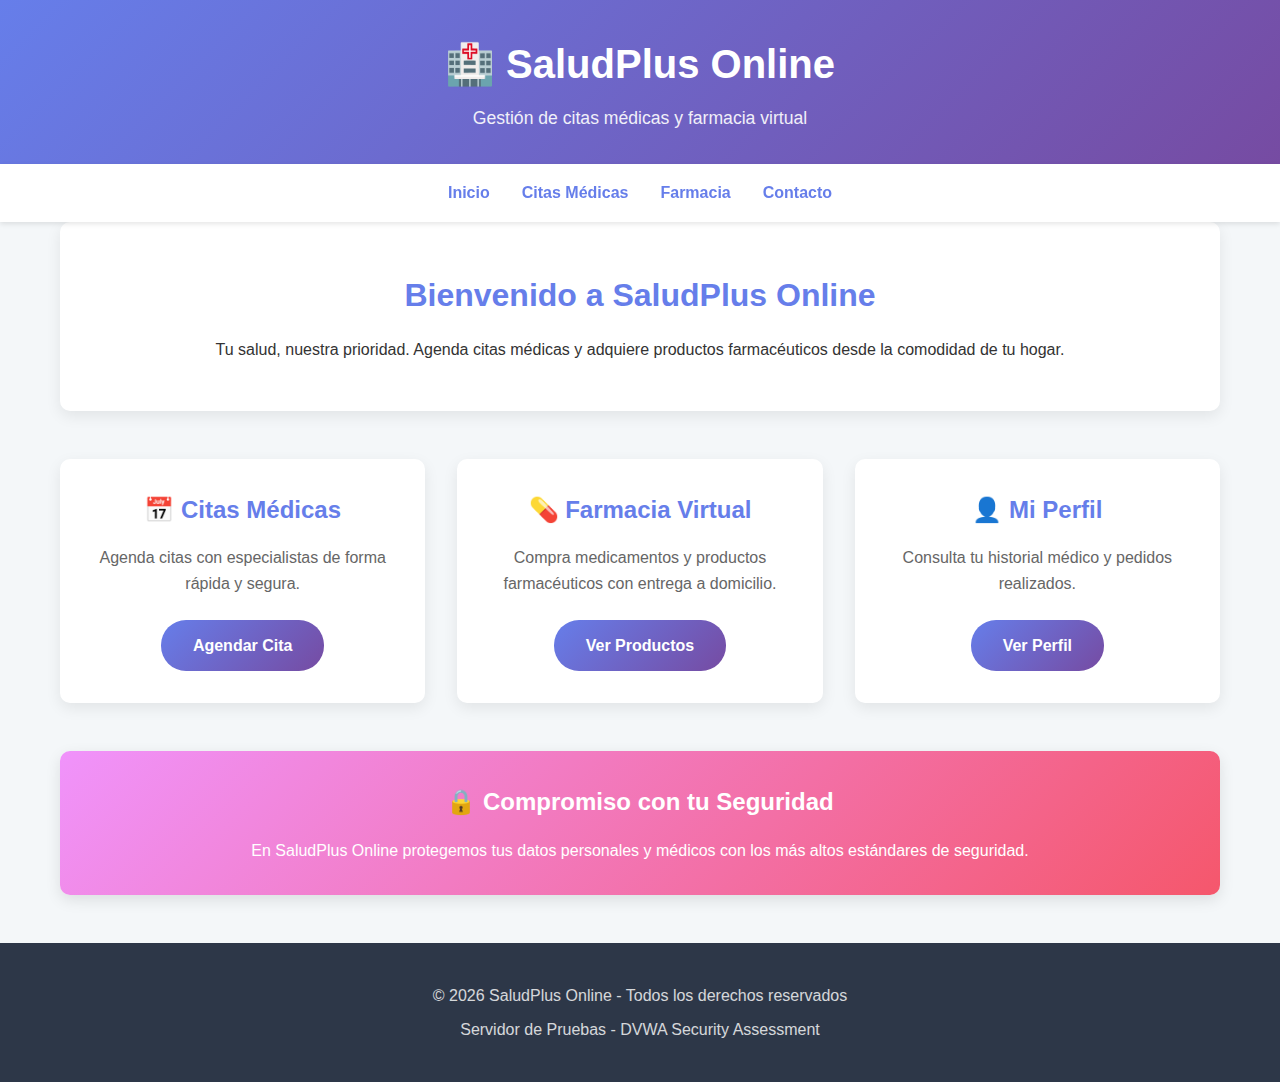
<file: Examen_T1/Pregunta_02_SaludPlus/index.html>
<!DOCTYPE html>
<html lang="es">
<head>
    <meta charset="UTF-8">
    <meta name="viewport" content="width=device-width, initial-scale=1.0">
    <title>SaludPlus Online - Gestión de Citas Médicas</title>
    <link rel="stylesheet" href="styles.css">
</head>
<body>
    <header>
        <div class="container">
            <h1>🏥 SaludPlus Online</h1>
            <p class="tagline">Gestión de citas médicas y farmacia virtual</p>
        </div>
    </header>

    <nav>
        <div class="container">
            <a href="#inicio">Inicio</a>
            <a href="#citas">Citas Médicas</a>
            <a href="#farmacia">Farmacia</a>
            <a href="#contacto">Contacto</a>
        </div>
    </nav>

    <main class="container">
        <section id="inicio" class="hero">
            <h2>Bienvenido a SaludPlus Online</h2>
            <p>Tu salud, nuestra prioridad. Agenda citas médicas y adquiere productos farmacéuticos desde la comodidad de tu hogar.</p>
        </section>

        <section id="servicios" class="services">
            <div class="service-card">
                <h3>📅 Citas Médicas</h3>
                <p>Agenda citas con especialistas de forma rápida y segura.</p>
                <a href="citas.html" class="btn">Agendar Cita</a>
            </div>

            <div class="service-card">
                <h3>💊 Farmacia Virtual</h3>
                <p>Compra medicamentos y productos farmacéuticos con entrega a domicilio.</p>
                <a href="farmacia.html" class="btn">Ver Productos</a>
            </div>

            <div class="service-card">
                <h3>👤 Mi Perfil</h3>
                <p>Consulta tu historial médico y pedidos realizados.</p>
                <a href="perfil.html" class="btn">Ver Perfil</a>
            </div>
        </section>

        <section id="seguridad" class="security-notice">
            <h3>🔒 Compromiso con tu Seguridad</h3>
            <p>En SaludPlus Online protegemos tus datos personales y médicos con los más altos estándares de seguridad.</p>
        </section>
    </main>

    <footer>
        <div class="container">
            <p>&copy; 2026 SaludPlus Online - Todos los derechos reservados</p>
            <p>Servidor de Pruebas - DVWA Security Assessment</p>
        </div>
    </footer>
</body>
</html>
</file>
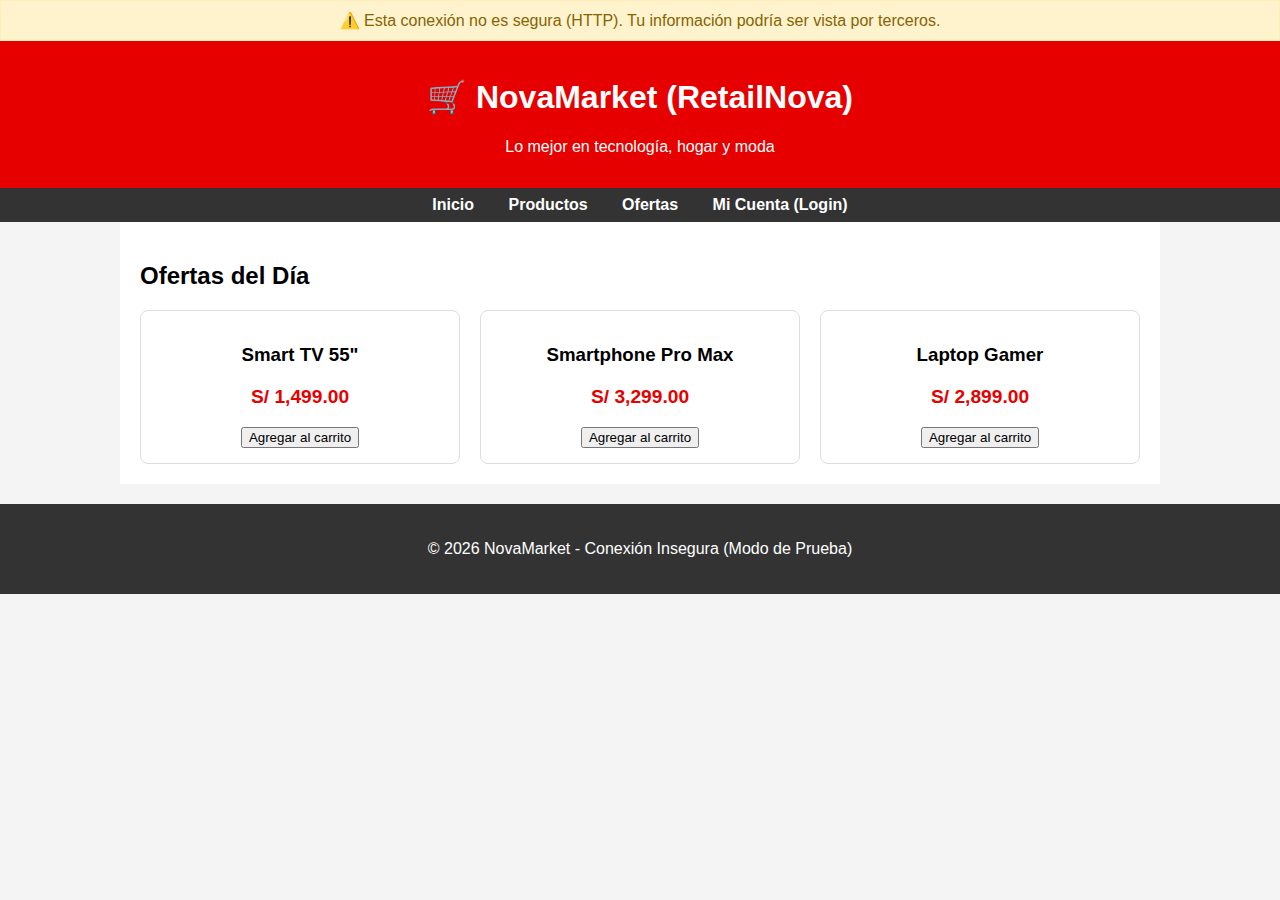
<file: Examen_T1/Pregunta_03_NovaMarket/index.html>
<!DOCTYPE html>
<html lang="es">
<head>
    <meta charset="UTF-8">
    <meta name="viewport" content="width=device-width, initial-scale=1.0">
    <title>NovaMarket - Tu tienda Retail de confianza</title>
    <style>
        body { font-family: Arial, sans-serif; margin: 0; padding: 0; background-color: #f4f4f4; }
        header { background-color: #e60000; color: white; padding: 1rem; text-align: center; }
        nav { background-color: #333; color: white; padding: 0.5rem; text-align: center; }
        nav a { color: white; text-decoration: none; margin: 0 15px; font-weight: bold; }
        .container { padding: 20px; max-width: 1000px; margin: auto; background: white; }
        .product-grid { display: grid; grid-template-columns: repeat(auto-fit, minmax(200px, 1fr)); gap: 20px; }
        .product-card { border: 1px solid #ddd; padding: 15px; text-align: center; border-radius: 8px; }
        .product-card img { max-width: 100%; height: auto; border-radius: 5px; }
        .price { color: #e60000; font-size: 1.2rem; font-weight: bold; }
        footer { text-align: center; padding: 20px; background: #333; color: white; margin-top: 20px; }
        .alert-insecure { background-color: #fff3cd; color: #856404; padding: 10px; text-align: center; border: 1px solid #ffeeba; }
    </style>
</head>
<body>
    <div class="alert-insecure">
        ⚠️ Esta conexión no es segura (HTTP). Tu información podría ser vista por terceros.
    </div>
    <header>
        <h1>🛒 NovaMarket (RetailNova)</h1>
        <p>Lo mejor en tecnología, hogar y moda</p>
    </header>
    <nav>
        <a href="index.html">Inicio</a>
        <a href="#">Productos</a>
        <a href="#">Ofertas</a>
        <a href="login.html">Mi Cuenta (Login)</a>
    </nav>
    <div class="container">
        <h2>Ofertas del Día</h2>
        <div class="product-grid">
            <div class="product-card">
                <h3>Smart TV 55"</h3>
                <p class="price">S/ 1,499.00</p>
                <button>Agregar al carrito</button>
            </div>
            <div class="product-card">
                <h3>Smartphone Pro Max</h3>
                <p class="price">S/ 3,299.00</p>
                <button>Agregar al carrito</button>
            </div>
            <div class="product-card">
                <h3>Laptop Gamer</h3>
                <p class="price">S/ 2,899.00</p>
                <button>Agregar al carrito</button>
            </div>
        </div>
    </div>
    <footer>
        <p>&copy; 2026 NovaMarket - Conexión Insegura (Modo de Prueba)</p>
    </footer>
</body>
</html>
</file>
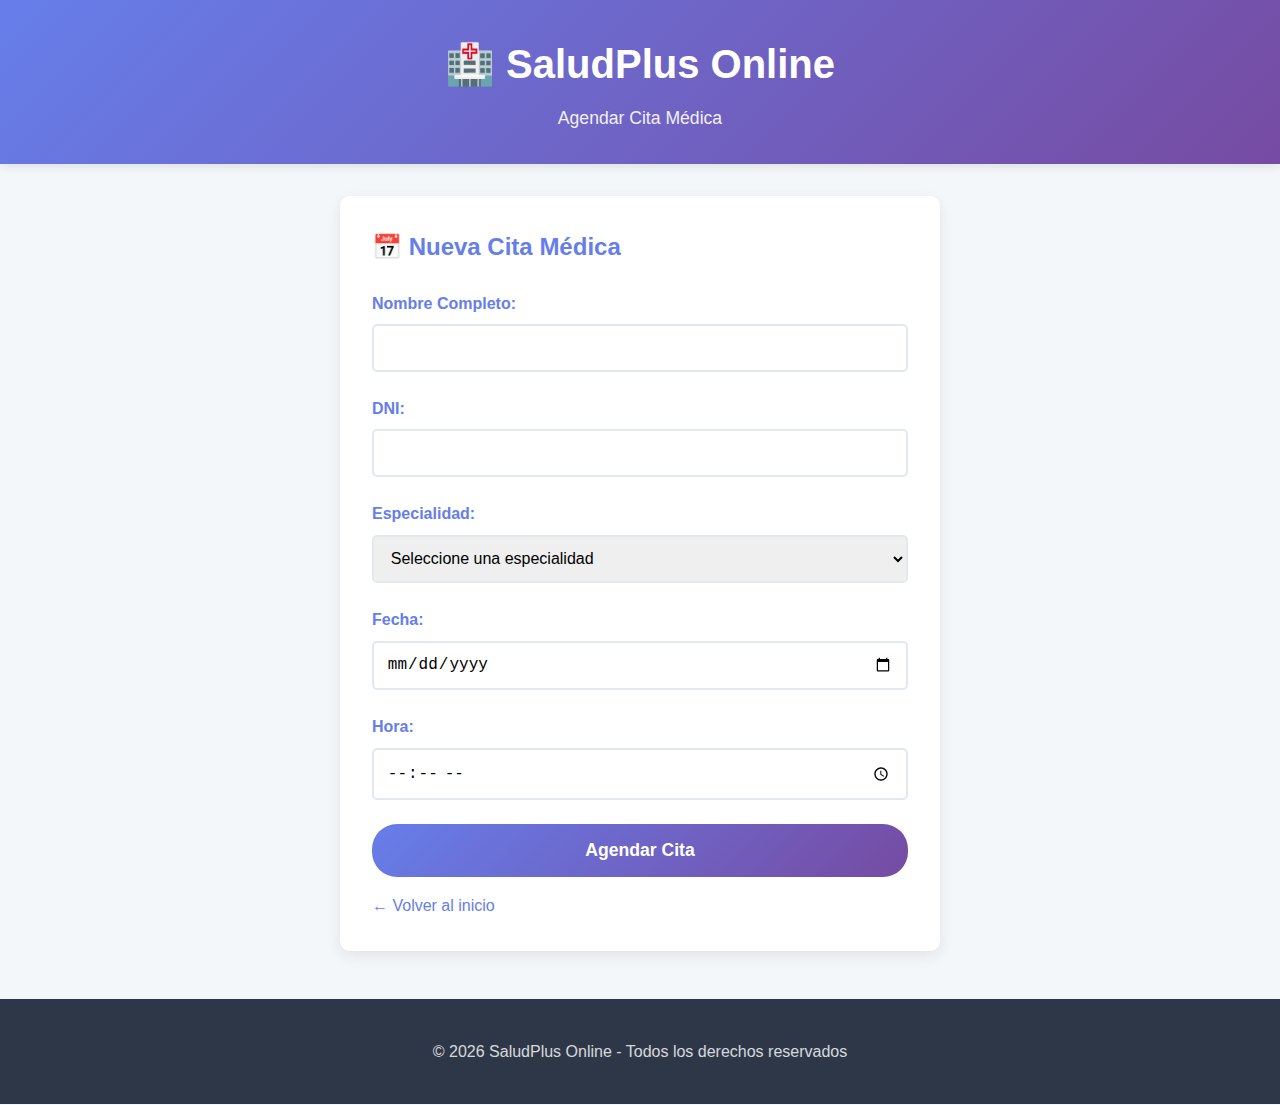
<file: Examen_T1/Pregunta_02_SaludPlus/citas.html>
<!DOCTYPE html>
<html lang="es">
<head>
    <meta charset="UTF-8">
    <meta name="viewport" content="width=device-width, initial-scale=1.0">
    <title>Agendar Cita - SaludPlus Online</title>
    <link rel="stylesheet" href="styles.css">
    <style>
        .form-container {
            max-width: 600px;
            margin: 2rem auto;
            background: white;
            padding: 2rem;
            border-radius: 10px;
            box-shadow: 0 5px 15px rgba(0,0,0,0.08);
        }

        .form-group {
            margin-bottom: 1.5rem;
        }

        .form-group label {
            display: block;
            margin-bottom: 0.5rem;
            color: #667eea;
            font-weight: 600;
        }

        .form-group input,
        .form-group select {
            width: 100%;
            padding: 0.8rem;
            border: 2px solid #e2e8f0;
            border-radius: 5px;
            font-size: 1rem;
            transition: border-color 0.3s;
        }

        .form-group input:focus,
        .form-group select:focus {
            outline: none;
            border-color: #667eea;
        }

        .btn-submit {
            width: 100%;
            padding: 1rem;
            background: linear-gradient(135deg, #667eea 0%, #764ba2 100%);
            color: white;
            border: none;
            border-radius: 25px;
            font-size: 1.1rem;
            font-weight: 600;
            cursor: pointer;
            transition: transform 0.2s;
        }

        .btn-submit:hover {
            transform: scale(1.02);
        }

        .back-link {
            display: inline-block;
            margin-top: 1rem;
            color: #667eea;
            text-decoration: none;
        }
    </style>
</head>
<body>
    <header>
        <div class="container">
            <h1>🏥 SaludPlus Online</h1>
            <p class="tagline">Agendar Cita Médica</p>
        </div>
    </header>

    <main class="container">
        <div class="form-container">
            <h2 style="color: #667eea; margin-bottom: 1.5rem;">📅 Nueva Cita Médica</h2>
            
            <form id="citaForm">
                <div class="form-group">
                    <label for="nombre">Nombre Completo:</label>
                    <input type="text" id="nombre" name="nombre" required>
                </div>

                <div class="form-group">
                    <label for="dni">DNI:</label>
                    <input type="text" id="dni" name="dni" pattern="[0-9]{8}" required>
                </div>

                <div class="form-group">
                    <label for="especialidad">Especialidad:</label>
                    <select id="especialidad" name="especialidad" required>
                        <option value="">Seleccione una especialidad</option>
                        <option value="medicina_general">Medicina General</option>
                        <option value="pediatria">Pediatría</option>
                        <option value="cardiologia">Cardiología</option>
                        <option value="dermatologia">Dermatología</option>
                        <option value="traumatologia">Traumatología</option>
                    </select>
                </div>

                <div class="form-group">
                    <label for="fecha">Fecha:</label>
                    <input type="date" id="fecha" name="fecha" required>
                </div>

                <div class="form-group">
                    <label for="hora">Hora:</label>
                    <input type="time" id="hora" name="hora" required>
                </div>

                <button type="submit" class="btn-submit">Agendar Cita</button>
            </form>

            <a href="index.html" class="back-link">← Volver al inicio</a>
        </div>
    </main>

    <footer>
        <div class="container">
            <p>&copy; 2026 SaludPlus Online - Todos los derechos reservados</p>
        </div>
    </footer>

    <script>
        document.getElementById('citaForm').addEventListener('submit', function(e) {
            e.preventDefault();
            alert('Cita agendada exitosamente. Recibirá una confirmación por correo.');
            this.reset();
        });
    </script>
</body>
</html>
</file>
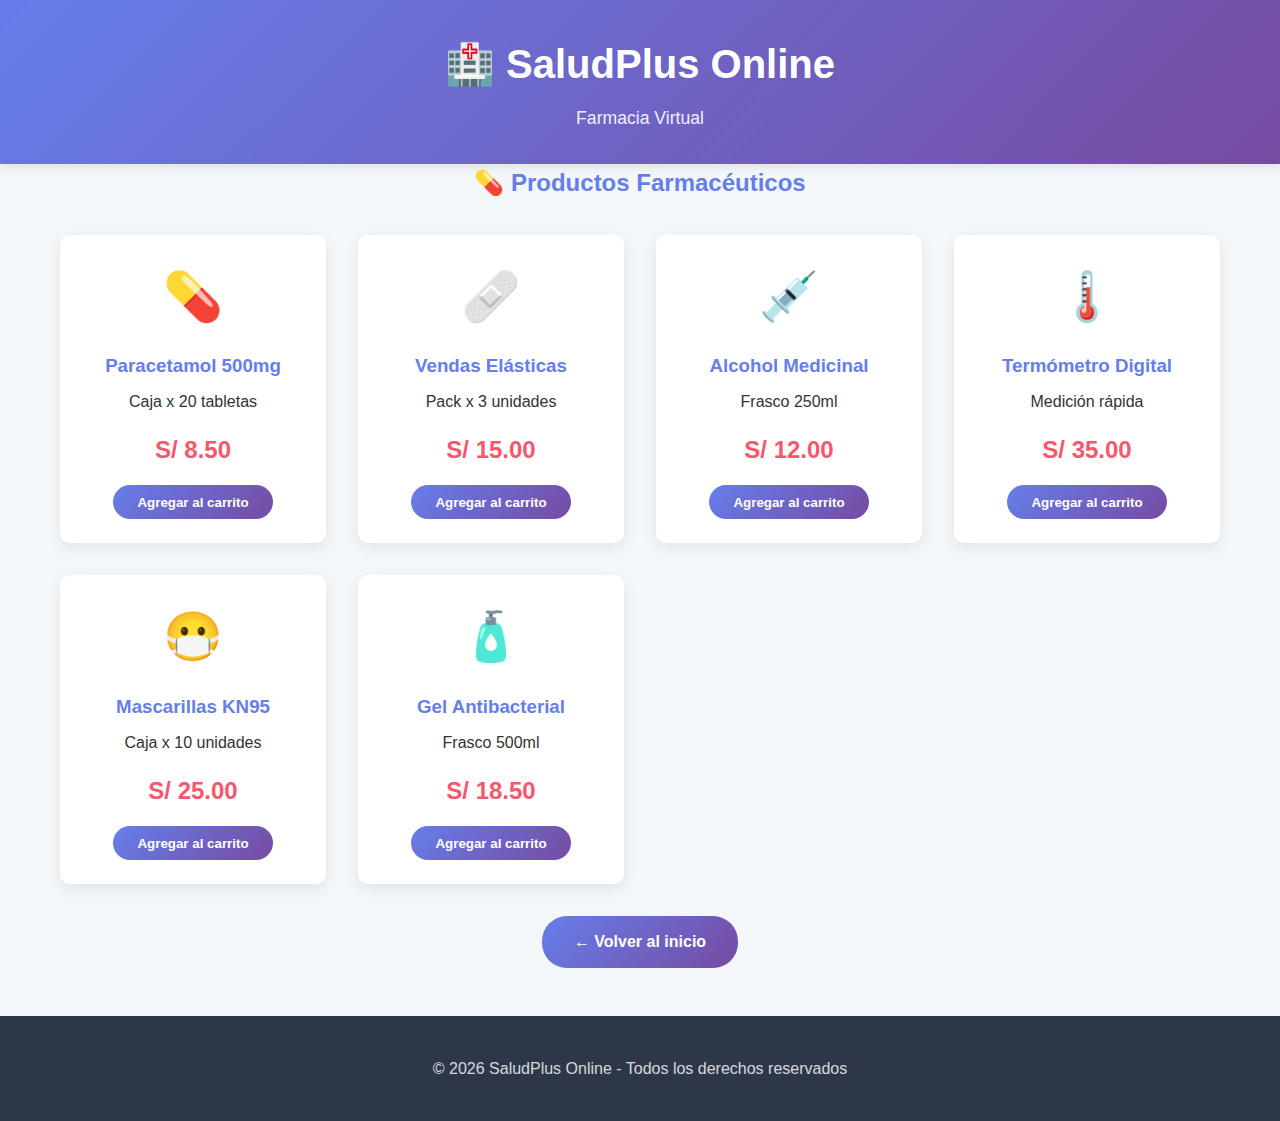
<file: Examen_T1/Pregunta_02_SaludPlus/farmacia.html>
<!DOCTYPE html>
<html lang="es">
<head>
    <meta charset="UTF-8">
    <meta name="viewport" content="width=device-width, initial-scale=1.0">
    <title>Farmacia Virtual - SaludPlus Online</title>
    <link rel="stylesheet" href="styles.css">
    <style>
        .productos {
            display: grid;
            grid-template-columns: repeat(auto-fit, minmax(250px, 1fr));
            gap: 2rem;
            margin-top: 2rem;
        }

        .producto-card {
            background: white;
            padding: 1.5rem;
            border-radius: 10px;
            box-shadow: 0 5px 15px rgba(0,0,0,0.08);
            text-align: center;
        }

        .producto-icon {
            font-size: 3rem;
            margin-bottom: 1rem;
        }

        .producto-card h3 {
            color: #667eea;
            margin-bottom: 0.5rem;
        }

        .precio {
            font-size: 1.5rem;
            color: #f5576c;
            font-weight: bold;
            margin: 1rem 0;
        }

        .btn-comprar {
            padding: 0.6rem 1.5rem;
            background: linear-gradient(135deg, #667eea 0%, #764ba2 100%);
            color: white;
            border: none;
            border-radius: 20px;
            cursor: pointer;
            font-weight: 600;
        }

        .btn-comprar:hover {
            transform: scale(1.05);
        }
    </style>
</head>
<body>
    <header>
        <div class="container">
            <h1>🏥 SaludPlus Online</h1>
            <p class="tagline">Farmacia Virtual</p>
        </div>
    </header>

    <main class="container">
        <h2 style="text-align: center; color: #667eea; margin-bottom: 2rem;">💊 Productos Farmacéuticos</h2>
        
        <div class="productos">
            <div class="producto-card">
                <div class="producto-icon">💊</div>
                <h3>Paracetamol 500mg</h3>
                <p>Caja x 20 tabletas</p>
                <div class="precio">S/ 8.50</div>
                <button class="btn-comprar">Agregar al carrito</button>
            </div>

            <div class="producto-card">
                <div class="producto-icon">🩹</div>
                <h3>Vendas Elásticas</h3>
                <p>Pack x 3 unidades</p>
                <div class="precio">S/ 15.00</div>
                <button class="btn-comprar">Agregar al carrito</button>
            </div>

            <div class="producto-card">
                <div class="producto-icon">💉</div>
                <h3>Alcohol Medicinal</h3>
                <p>Frasco 250ml</p>
                <div class="precio">S/ 12.00</div>
                <button class="btn-comprar">Agregar al carrito</button>
            </div>

            <div class="producto-card">
                <div class="producto-icon">🌡️</div>
                <h3>Termómetro Digital</h3>
                <p>Medición rápida</p>
                <div class="precio">S/ 35.00</div>
                <button class="btn-comprar">Agregar al carrito</button>
            </div>

            <div class="producto-card">
                <div class="producto-icon">😷</div>
                <h3>Mascarillas KN95</h3>
                <p>Caja x 10 unidades</p>
                <div class="precio">S/ 25.00</div>
                <button class="btn-comprar">Agregar al carrito</button>
            </div>

            <div class="producto-card">
                <div class="producto-icon">🧴</div>
                <h3>Gel Antibacterial</h3>
                <p>Frasco 500ml</p>
                <div class="precio">S/ 18.50</div>
                <button class="btn-comprar">Agregar al carrito</button>
            </div>
        </div>

        <div style="text-align: center; margin-top: 2rem;">
            <a href="index.html" class="btn">← Volver al inicio</a>
        </div>
    </main>

    <footer>
        <div class="container">
            <p>&copy; 2026 SaludPlus Online - Todos los derechos reservados</p>
        </div>
    </footer>

    <script>
        document.querySelectorAll('.btn-comprar').forEach(btn => {
            btn.addEventListener('click', function() {
                alert('Producto agregado al carrito');
            });
        });
    </script>
</body>
</html>
</file>
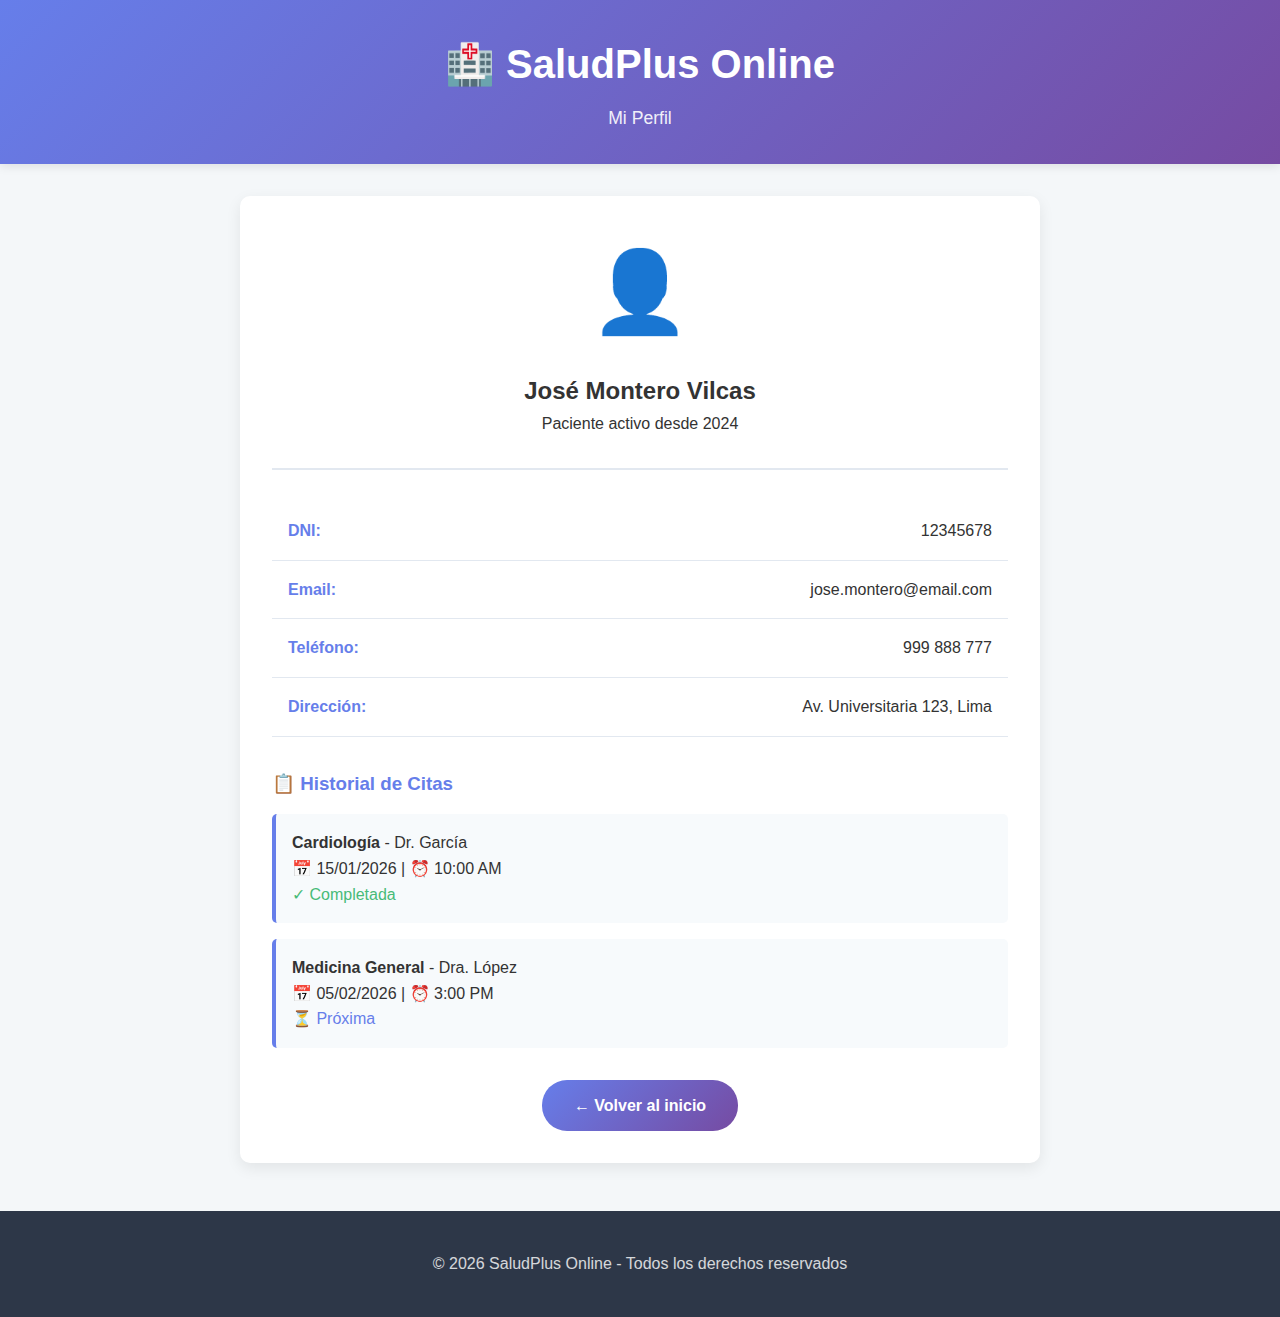
<file: Examen_T1/Pregunta_02_SaludPlus/perfil.html>
<!DOCTYPE html>
<html lang="es">
<head>
    <meta charset="UTF-8">
    <meta name="viewport" content="width-device-width, initial-scale=1.0">
    <title>Mi Perfil - SaludPlus Online</title>
    <link rel="stylesheet" href="styles.css">
    <style>
        .perfil-container {
            max-width: 800px;
            margin: 2rem auto;
            background: white;
            padding: 2rem;
            border-radius: 10px;
            box-shadow: 0 5px 15px rgba(0,0,0,0.08);
        }

        .perfil-header {
            text-align: center;
            padding-bottom: 2rem;
            border-bottom: 2px solid #e2e8f0;
        }

        .perfil-icon {
            font-size: 5rem;
            margin-bottom: 1rem;
        }

        .perfil-info {
            margin-top: 2rem;
        }

        .info-row {
            display: flex;
            justify-content: space-between;
            padding: 1rem;
            border-bottom: 1px solid #e2e8f0;
        }

        .info-label {
            font-weight: 600;
            color: #667eea;
        }

        .historial {
            margin-top: 2rem;
        }

        .historial h3 {
            color: #667eea;
            margin-bottom: 1rem;
        }

        .cita-item {
            background: #f7fafc;
            padding: 1rem;
            margin-bottom: 1rem;
            border-radius: 5px;
            border-left: 4px solid #667eea;
        }
    </style>
</head>
<body>
    <header>
        <div class="container">
            <h1>🏥 SaludPlus Online</h1>
            <p class="tagline">Mi Perfil</p>
        </div>
    </header>

    <main class="container">
        <div class="perfil-container">
            <div class="perfil-header">
                <div class="perfil-icon">👤</div>
                <h2>José Montero Vilcas</h2>
                <p>Paciente activo desde 2024</p>
            </div>

            <div class="perfil-info">
                <div class="info-row">
                    <span class="info-label">DNI:</span>
                    <span>12345678</span>
                </div>
                <div class="info-row">
                    <span class="info-label">Email:</span>
                    <span>jose.montero@email.com</span>
                </div>
                <div class="info-row">
                    <span class="info-label">Teléfono:</span>
                    <span>999 888 777</span>
                </div>
                <div class="info-row">
                    <span class="info-label">Dirección:</span>
                    <span>Av. Universitaria 123, Lima</span>
                </div>
            </div>

            <div class="historial">
                <h3>📋 Historial de Citas</h3>
                <div class="cita-item">
                    <strong>Cardiología</strong> - Dr. García<br>
                    📅 15/01/2026 | ⏰ 10:00 AM<br>
                    <span style="color: #48bb78;">✓ Completada</span>
                </div>
                <div class="cita-item">
                    <strong>Medicina General</strong> - Dra. López<br>
                    📅 05/02/2026 | ⏰ 3:00 PM<br>
                    <span style="color: #667eea;">⏳ Próxima</span>
                </div>
            </div>

            <div style="text-align: center; margin-top: 2rem;">
                <a href="index.html" class="btn">← Volver al inicio</a>
            </div>
        </div>
    </main>

    <footer>
        <div class="container">
            <p>&copy; 2026 SaludPlus Online - Todos los derechos reservados</p>
        </div>
    </footer>
</body>
</html>
</file>
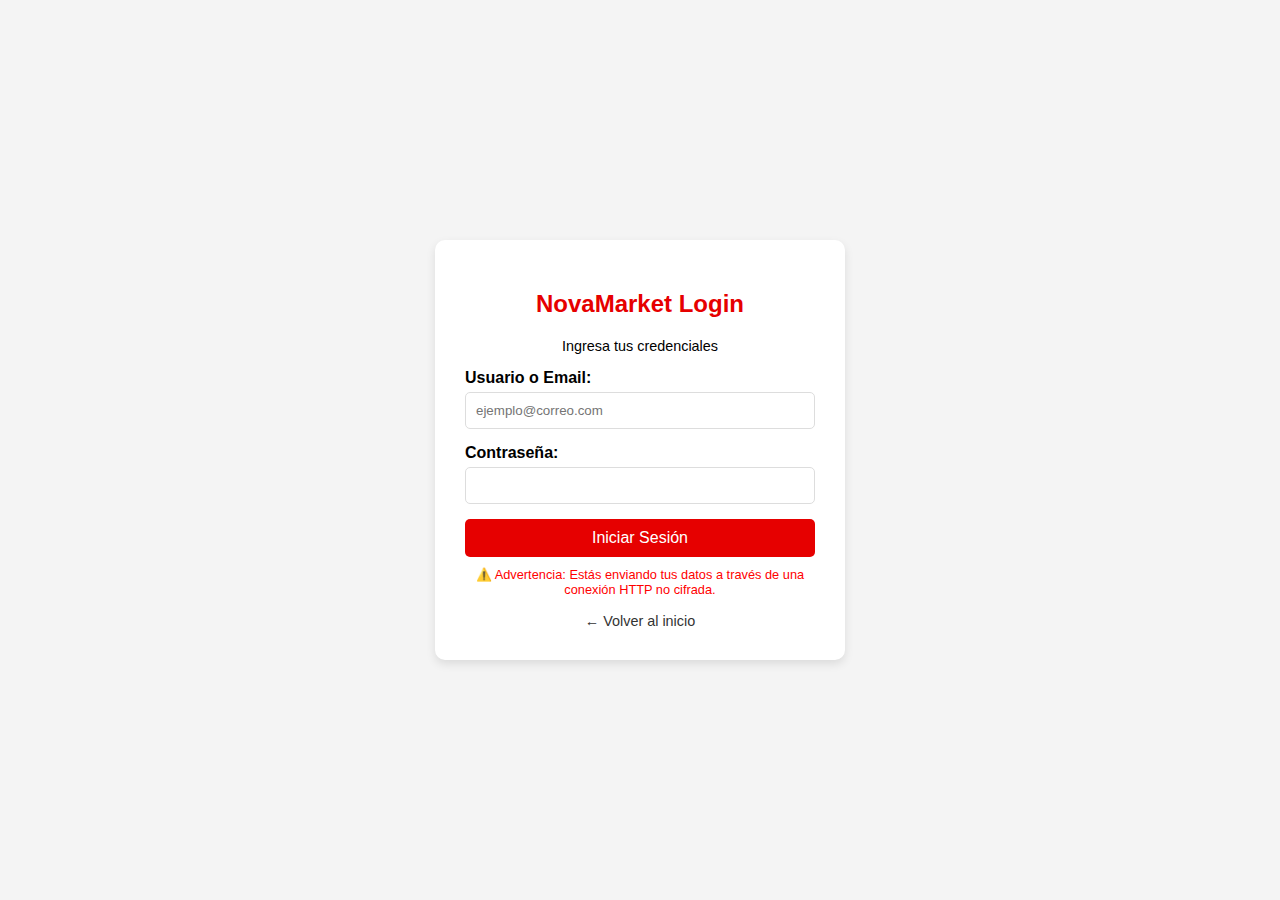
<file: Examen_T1/Pregunta_03_NovaMarket/login.html>
<!DOCTYPE html>
<html lang="es">
<head>
    <meta charset="UTF-8">
    <meta name="viewport" content="width=device-width, initial-scale=1.0">
    <title>Login - NovaMarket</title>
    <style>
        body { font-family: Arial, sans-serif; background-color: #f4f4f4; display: flex; justify-content: center; align-items: center; height: 100vh; margin: 0; }
        .login-box { background: white; padding: 30px; border-radius: 10px; box-shadow: 0 4px 10px rgba(0,0,0,0.1); width: 350px; }
        h2 { text-align: center; color: #e60000; }
        .form-group { margin-bottom: 15px; }
        label { display: block; margin-bottom: 5px; font-weight: bold; }
        input { width: 100%; padding: 10px; border: 1px solid #ddd; border-radius: 5px; box-sizing: border-box; }
        button { width: 100%; padding: 10px; background-color: #e60000; color: white; border: none; border-radius: 5px; cursor: pointer; font-size: 1rem; }
        button:hover { background-color: #cc0000; }
        .warning { color: red; font-size: 0.8rem; margin-top: 10px; text-align: center; }
    </style>
</head>
<body>
    <div class="login-box">
        <h2>NovaMarket Login</h2>
        <p style="text-align: center; font-size: 0.9rem;">Ingresa tus credenciales</p>
        <form action="http://novamarket-api.com/login" method="POST">
            <div class="form-group">
                <label for="usuario">Usuario o Email:</label>
                <input type="text" id="usuario" name="usuario" placeholder="ejemplo@correo.com" required>
            </div>
            <div class="form-group">
                <label for="password">Contraseña:</label>
                <input type="password" id="password" name="password" required>
            </div>
            <button type="submit">Iniciar Sesión</button>
        </form>
        <p class="warning">⚠️ Advertencia: Estás enviando tus datos a través de una conexión HTTP no cifrada.</p>
        <div style="text-align: center; margin-top: 15px;">
            <a href="index.html" style="color: #333; text-decoration: none; font-size: 0.9rem;">← Volver al inicio</a>
        </div>
    </div>
</body>
</html>
</file>
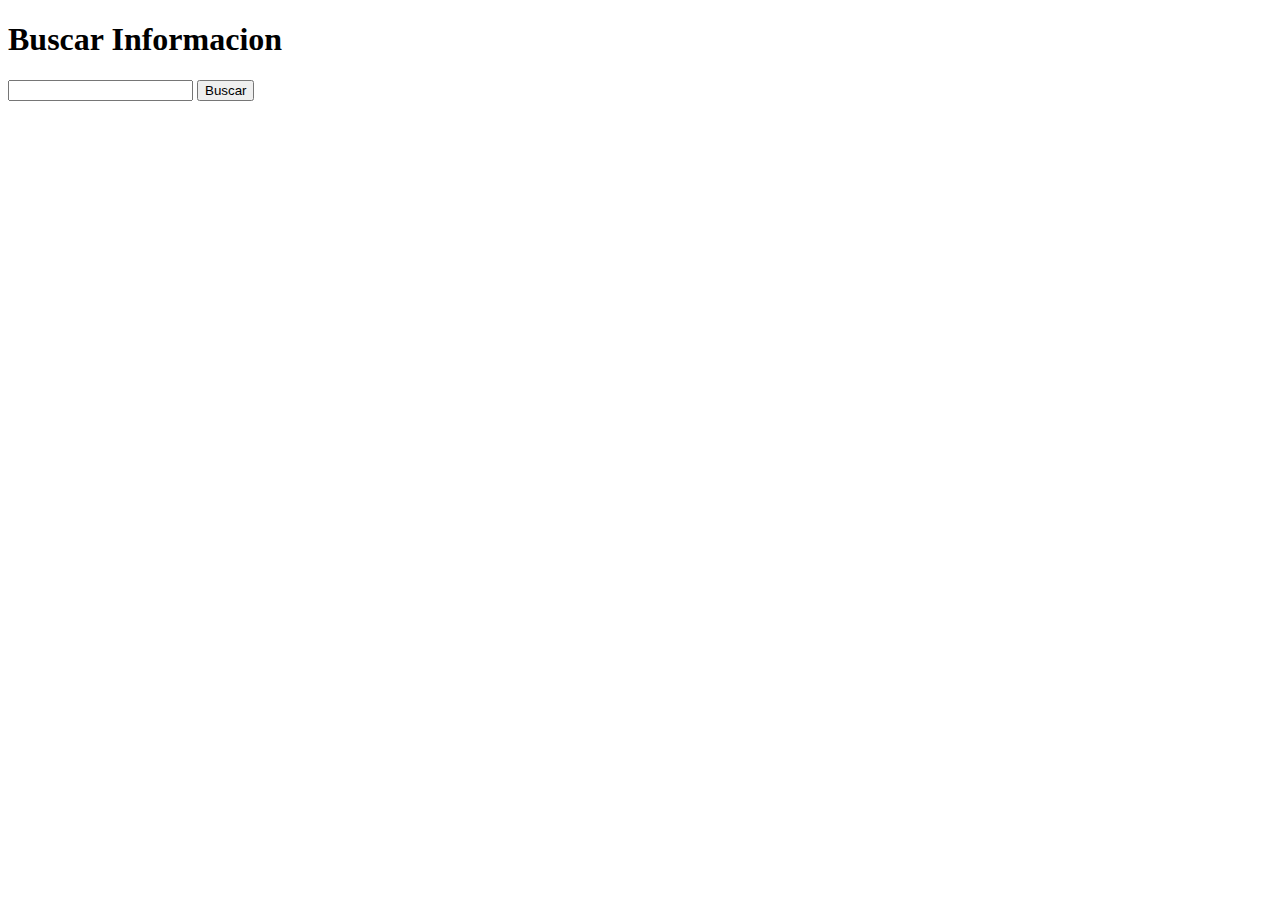
<file: Semana_02/ANALISIS_ESTATICO_DINAMICO/analisis.html>
<!DOCTYPE html>
<html lang="en">
<head>
    <meta charset="UTF-8">
    <meta name="viewport" content="width=device-width, initial-scale=1.0">
    <title>Busqueda simple </title>
</head>
<body>
    <h1>Buscar Informacion</h1>

    <input type="text" id="buscar">
    <button onclick="buscar()">Buscar</button>

    <p id="salida"></p>

    <script>
        function buscar(){
            var dato=document.getElementById("buscar").value;
            document.getElementById("salida").innerHTML="Resultado de busqueda:"+dato;
        }

    </script>
</body>
</html><!--<script>alert('Error')</script>-->
</file>
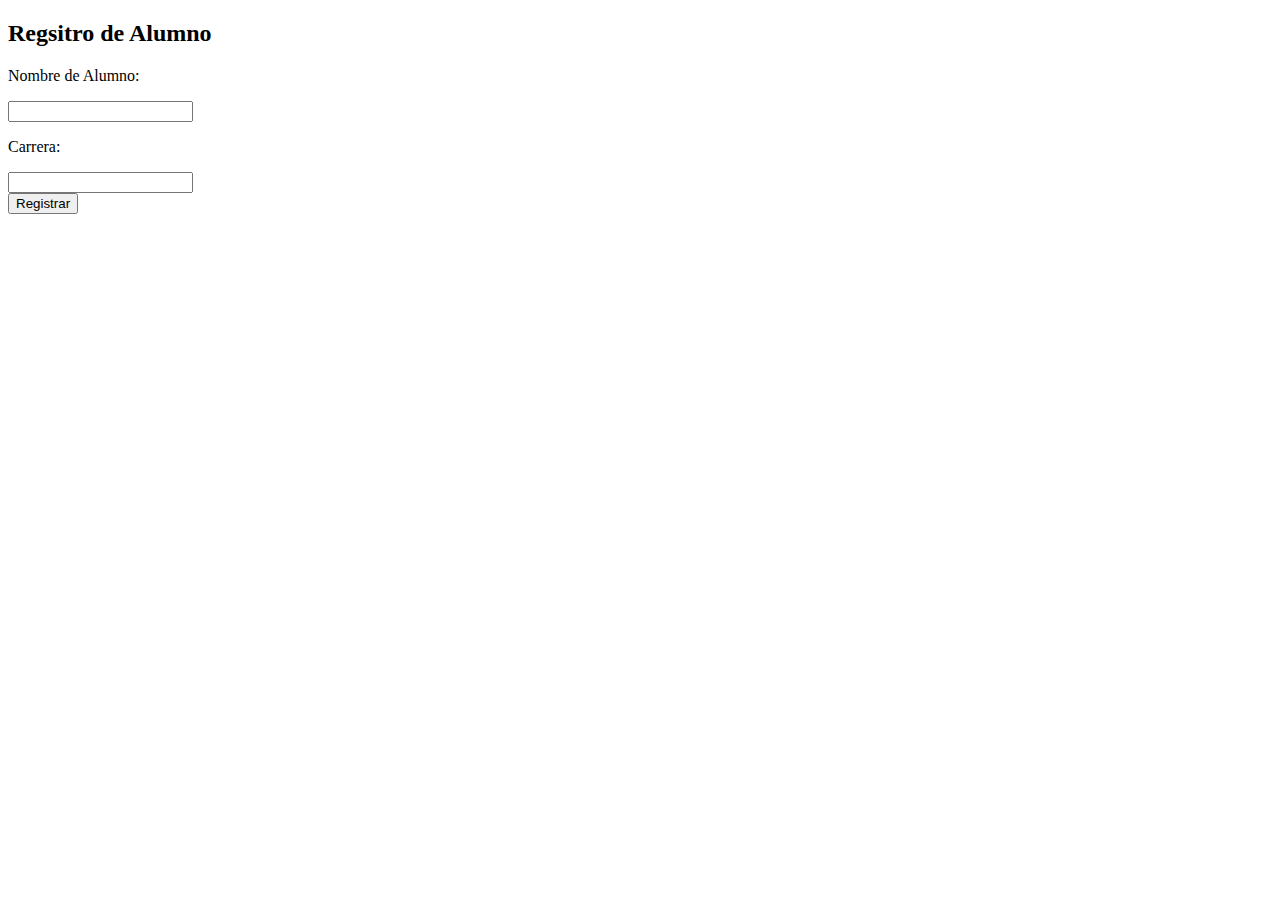
<file: Semana_02/HERRAMIENTAS_OWASP/herramientas.html>
<!DOCTYPE html>
<html lang="en">
<head>
    <meta charset="UTF-8">
    <meta name="viewport" content="width=device-width, initial-scale=1.0">
    <title>Sistema de Cibertec</title>
</head>
<body>
    <h2>Regsitro de Alumno</h2>
    <p>Nombre de Alumno:</p>
    <input type="text" id="nombre">

    <p>Carrera:</p>
    <input type="text" id="carrera">

    <br>
    <button type="button" onclick="registrar()">Registrar</button>
    <p id="resultado"></p>

    <script>
        function registrar(){
            var nombre=document.getElementById("nombre").value.trim();
            var carrera=document.getElementById("carrera").value.trim();

            if(nombre==="" || carrera ===""){
                alert("Por favor complete los datos en los campos");
                return;
            }

            document.getElementById("resultado").innerText="Alumno:"+nombre+" | Carrera:"+carrera;
        }
    </script><!--<script>('Owasp')</script>-->
</body>
</html>
</file>
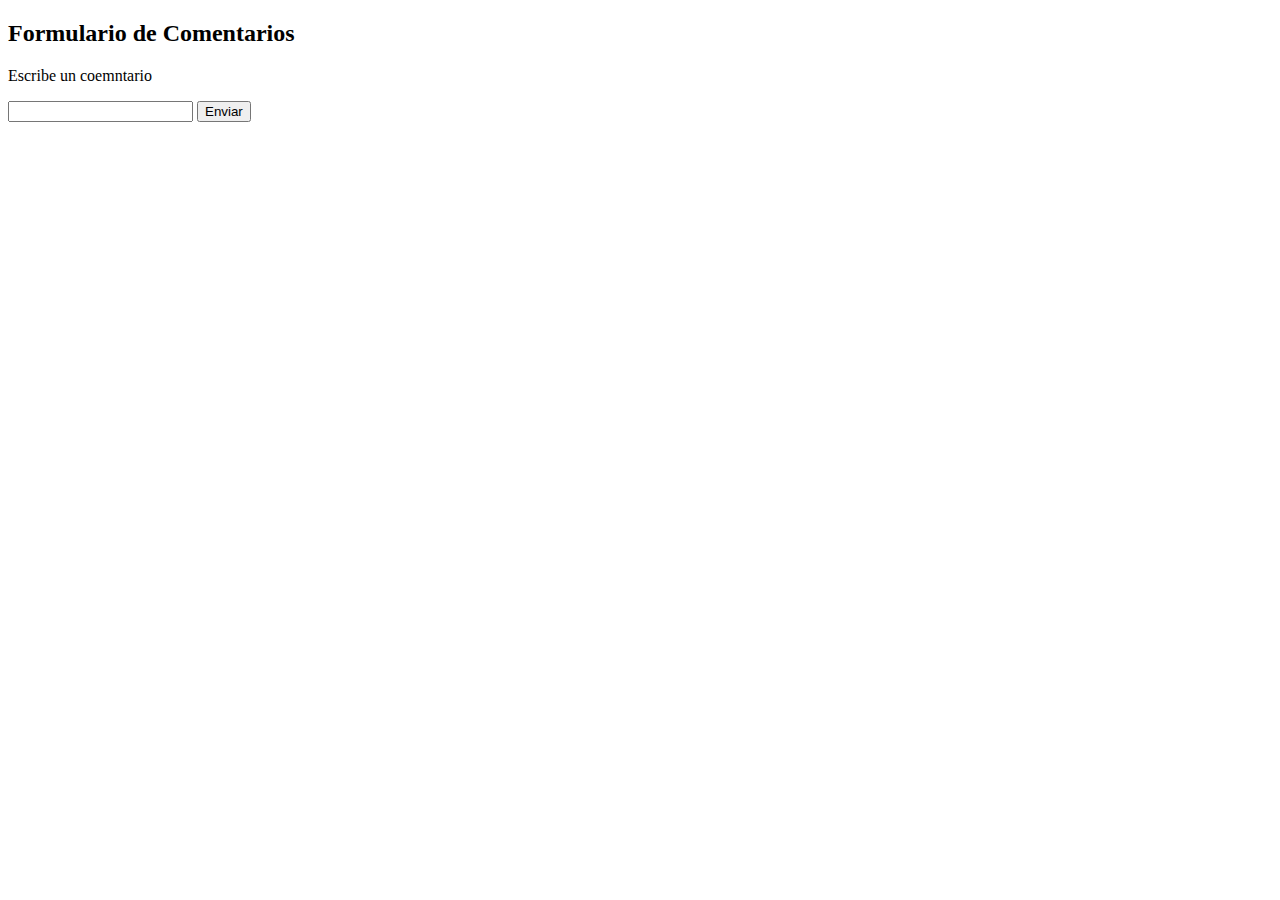
<file: Semana_02/OWAS_INTRO/ejercicio_owasp.html>
<!DOCTYPE html>
<html lang="en">
<head>
    <meta charset="UTF-8">
    <meta name="viewport" content="width=device-width, initial-scale=1.0">
    <title>OWASP</title>
</head>
<body>
    <h2>Formulario de Comentarios</h2>
    <p>Escribe un coemntario</p>

    <input type="text" id="comentario">
    <button onclick="mostrar()">Enviar</button>

    <p id="resultado"></p>

    <script>
        function mostrar(){
            var texto=document.getElementById("comentario").value;
            document.getElementById("resultado").innerHTML=texto;
        }
    </script>
</body>
</html><!--<script>alert('OWASP')</scsript>-->
</file>
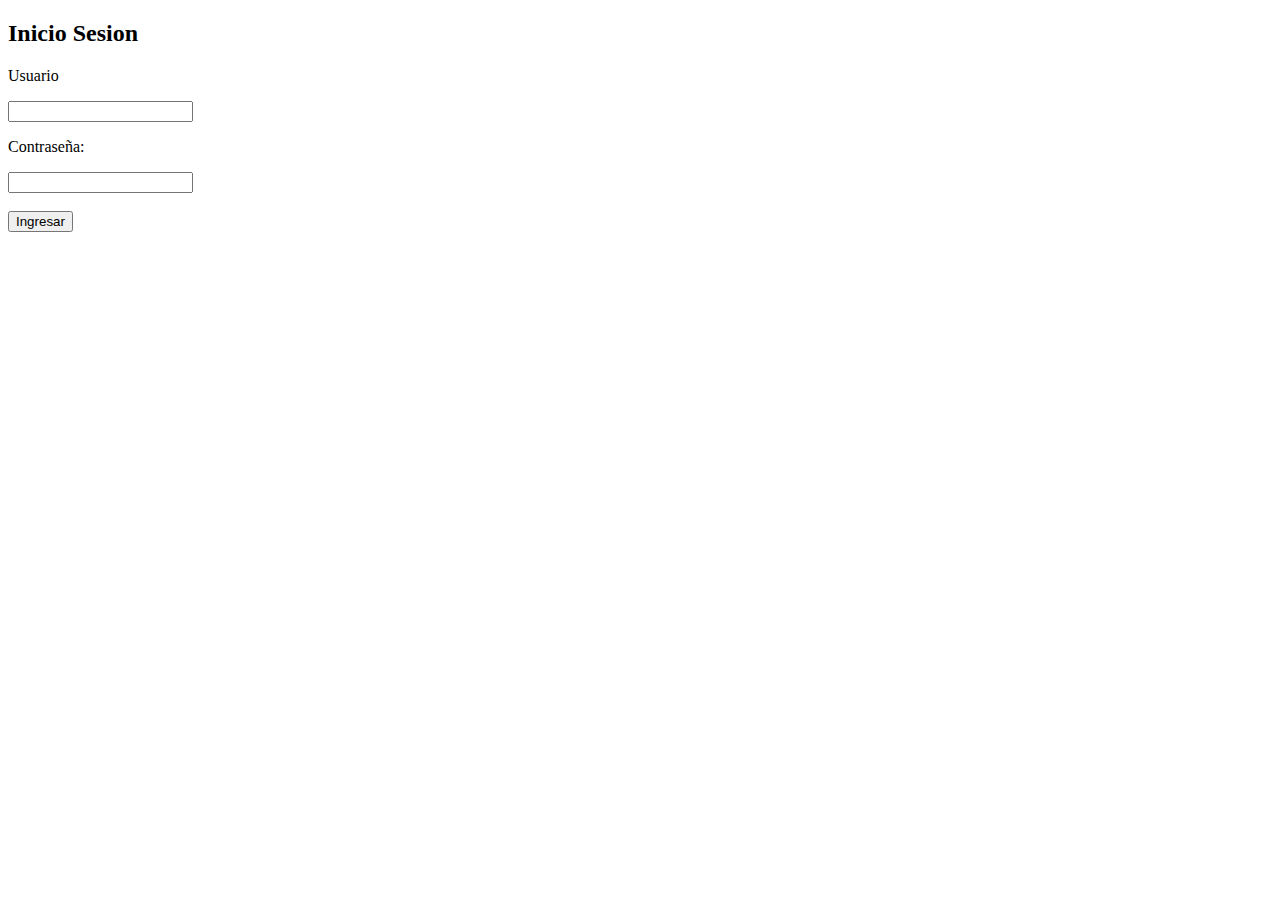
<file: Semana_02/OWASP_2013_2017/login_owasp.html>
<!DOCTYPE html>
<html lang="en">
<head>
    <meta charset="UTF-8">
    <meta name="viewport" content="width=device-width, initial-scale=1.0">
    <title>Login OWASP</title>
</head>
<body>
    <h2>Inicio Sesion</h2>
    <p>Usuario</p>
    <input type="text" id="usuario">

    <p>Contraseña:</p>
    <input type="password" id="password">
    <br> <br>
    <button onclick="login()">Ingresar</button>

    <script>
        function login(){
            var user=document.getElementById("usuario").value;
            var pass=document.getElementById("password").value;

            if (user=="Wilman" && pass=="6543"){
                alert("Acceso permitido");
            }else{
                alert("Acceso denegado");
            }
        }
    </script> <!-- 10 MINUTOS DE BREAK!!!-->
</body>
</html>
</file>
<file: Examen_T1/Pregunta_02_SaludPlus/styles.css>
* {
    margin: 0;
    padding: 0;
    box-sizing: border-box;
}

body {
    font-family: 'Segoe UI', Tahoma, Geneva, Verdana, sans-serif;
    line-height: 1.6;
    color: #333;
    background-color: #f4f7f9;
}

.container {
    max-width: 1200px;
    margin: 0 auto;
    padding: 0 20px;
}

header {
    background: linear-gradient(135deg, #667eea 0%, #764ba2 100%);
    color: white;
    padding: 2rem 0;
    text-align: center;
    box-shadow: 0 2px 10px rgba(0,0,0,0.1);
}

header h1 {
    font-size: 2.5rem;
    margin-bottom: 0.5rem;
}

.tagline {
    font-size: 1.1rem;
    opacity: 0.9;
}

nav {
    background-color: #fff;
    box-shadow: 0 2px 5px rgba(0,0,0,0.1);
    position: sticky;
    top: 0;
    z-index: 100;
}

nav .container {
    display: flex;
    justify-content: center;
    gap: 2rem;
    padding: 1rem 20px;
}

nav a {
    color: #667eea;
    text-decoration: none;
    font-weight: 600;
    transition: color 0.3s;
}

nav a:hover {
    color: #764ba2;
}

main {
    padding: 3rem 20px;
}

.hero {
    text-align: center;
    padding: 3rem 0;
    background: white;
    border-radius: 10px;
    box-shadow: 0 5px 15px rgba(0,0,0,0.08);
    margin-bottom: 3rem;
}

.hero h2 {
    color: #667eea;
    font-size: 2rem;
    margin-bottom: 1rem;
}

.services {
    display: grid;
    grid-template-columns: repeat(auto-fit, minmax(280px, 1fr));
    gap: 2rem;
    margin-bottom: 3rem;
}

.service-card {
    background: white;
    padding: 2rem;
    border-radius: 10px;
    box-shadow: 0 5px 15px rgba(0,0,0,0.08);
    text-align: center;
    transition: transform 0.3s, box-shadow 0.3s;
}

.service-card:hover {
    transform: translateY(-5px);
    box-shadow: 0 8px 25px rgba(0,0,0,0.15);
}

.service-card h3 {
    color: #667eea;
    font-size: 1.5rem;
    margin-bottom: 1rem;
}

.service-card p {
    margin-bottom: 1.5rem;
    color: #666;
}

.btn {
    display: inline-block;
    padding: 0.8rem 2rem;
    background: linear-gradient(135deg, #667eea 0%, #764ba2 100%);
    color: white;
    text-decoration: none;
    border-radius: 25px;
    font-weight: 600;
    transition: transform 0.2s, box-shadow 0.2s;
}

.btn:hover {
    transform: scale(1.05);
    box-shadow: 0 5px 15px rgba(102, 126, 234, 0.4);
}

.security-notice {
    background: linear-gradient(135deg, #f093fb 0%, #f5576c 100%);
    color: white;
    padding: 2rem;
    border-radius: 10px;
    text-align: center;
    box-shadow: 0 5px 15px rgba(0,0,0,0.1);
}

.security-notice h3 {
    font-size: 1.5rem;
    margin-bottom: 1rem;
}

footer {
    background-color: #2d3748;
    color: white;
    text-align: center;
    padding: 2rem 0;
    margin-top: 3rem;
}

footer p {
    margin: 0.5rem 0;
    opacity: 0.8;
}

@media (max-width: 768px) {
    header h1 {
        font-size: 2rem;
    }

    nav .container {
        flex-direction: column;
        gap: 1rem;
    }

    .services {
        grid-template-columns: 1fr;
    }
}
</file>
